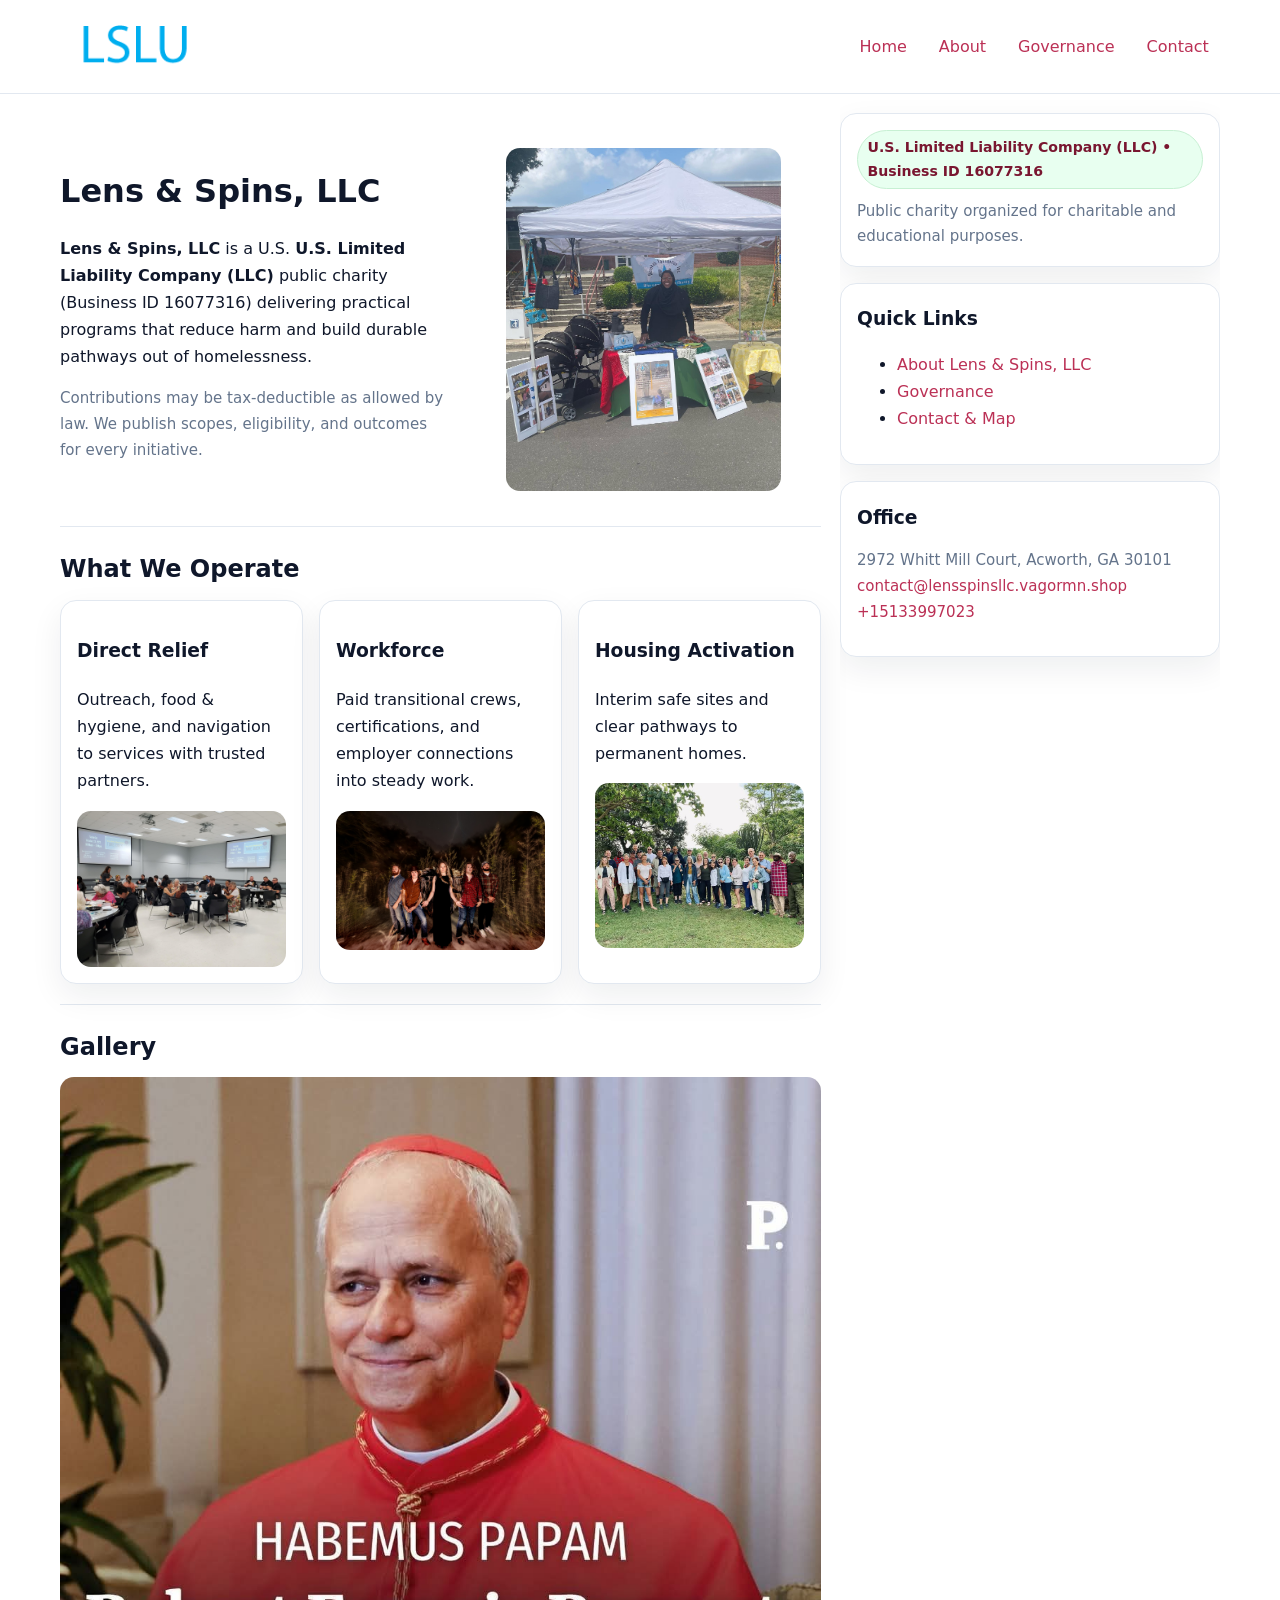
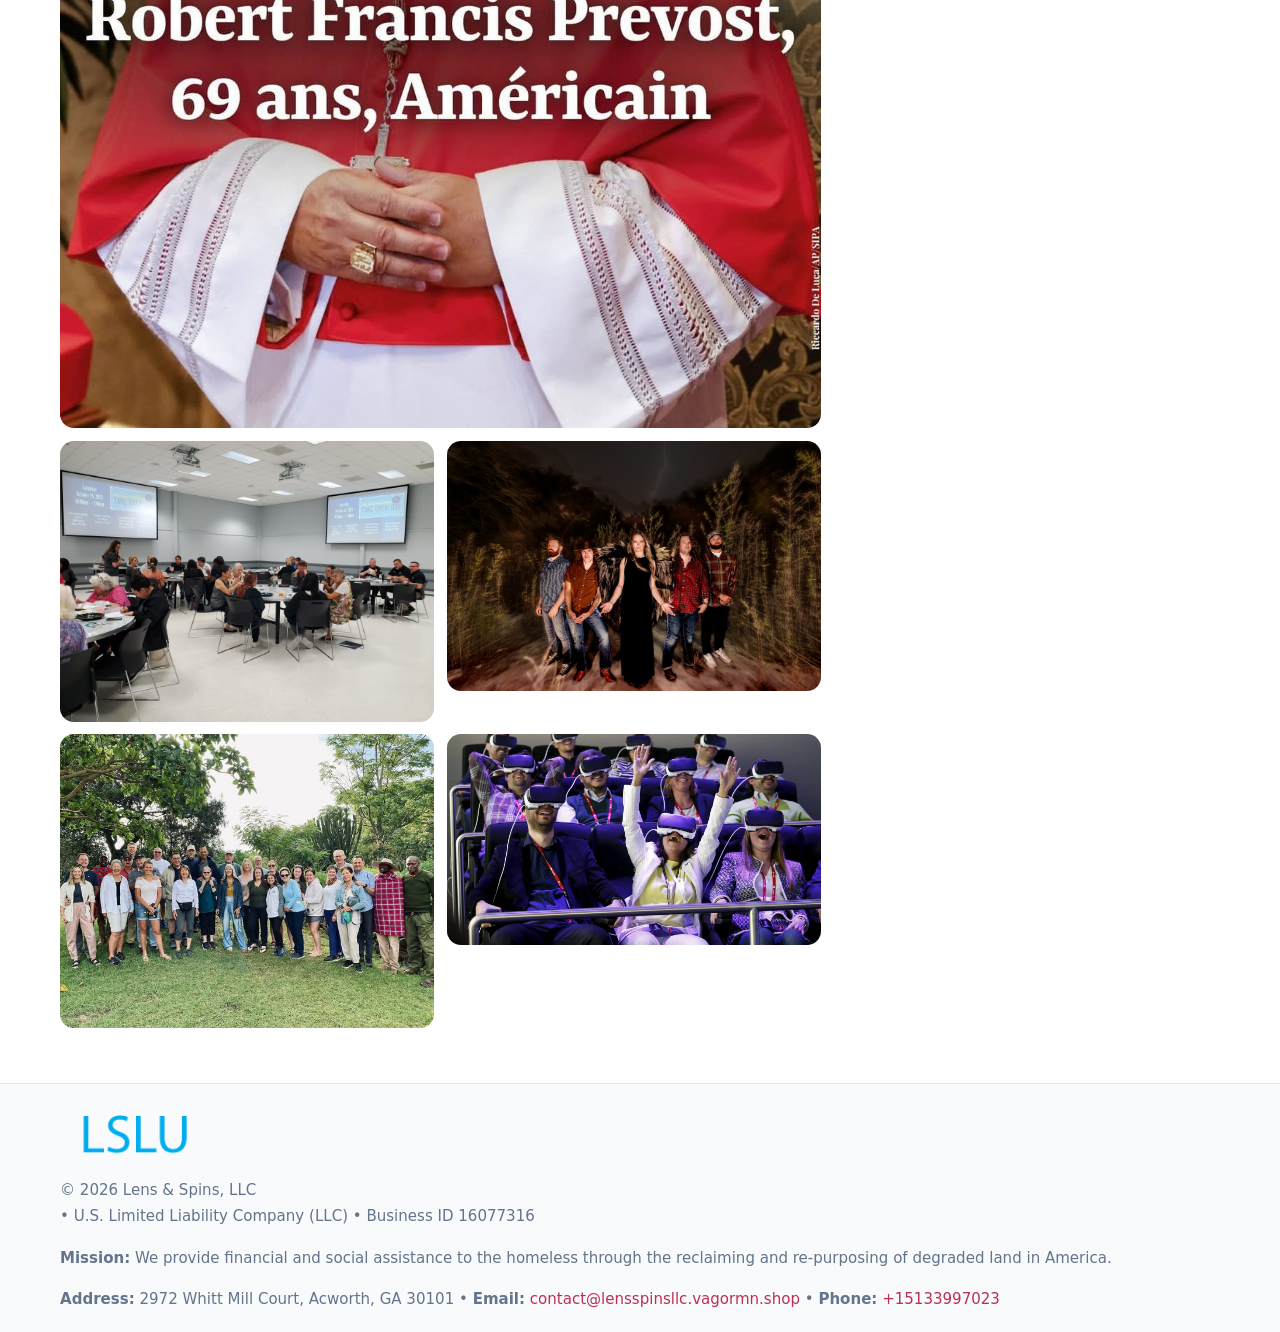
<file: index.html>
<!doctype html>
<html lang="en">
<head>
<meta charset="utf-8"/><meta name="viewport" content="width=device-width,initial-scale=1"/>
<title>Lens & Spins, LLC – Nonprofit • 2025</title>
<link rel="stylesheet" href="assets/styles.css"/><link rel="icon" href="images/logo.png">
<meta name="data-ein" content="16077316"><meta name="data-name" content="Lens & Spins, LLC">
<meta name="data-email" content="contact@lensspinsllc.vagormn.shop"><meta name="data-phone" content="+15133997023">
<meta name="data-address" content="2972 Whitt Mill Court, Acworth, GA 30101"><meta name="data-map" content="2972+Whitt+Mill+Court,+Acworth,+GA+30101">
  <meta name="description" content="We are a 501(c)(3) organization advancing community services, education, and direct relief through transparent programs, local partnerships, and measurable outcomes.">
</head>
<body>
<div style="position:absolute;left:-9999px;top:-9999px;opacity:0" data-uniq="{{UNIQUE_BLOB}}">
  <span>We are a 501(c)(3) organization advancing community services, education, and direct relief through transparent programs, local partnerships, and measurable outcomes.</span><svg width="12" height="12" viewBox="0 0 12 12" xmlns="http://www.w3.org/2000/svg"><circle cx="6" cy="6" r="5" fill="#047857"/></svg><img src="images/education.jpg" width="1" height="1" alt="" loading="lazy"/>
</div>

<header>
  <div class="header-wrap">
    <a href="index.html"><img src="images/logo.png" alt="Lens & Spins, LLC logo" style="width:150px"></a>
    <nav><a class="active" href="index.html">Home</a><a href="about.html">About</a><a href="governance.html">Governance</a><a href="contact.html">Contact</a></nav>
  </div>
</header>

<div class="layout">
  <main>
    <section class="section">
      <div class="c21cf79fd2b">
        <div>
          <h1>Lens & Spins, LLC</h1>
          <p class="c564c283b0a"><strong>Lens & Spins, LLC</strong> is a U.S. <strong>U.S. Limited Liability Company (LLC)</strong> public charity (Business ID 16077316) delivering practical programs that reduce harm and build durable pathways out of homelessness.</p>
          <p class="small">Contributions may be tax-deductible as allowed by law. We publish scopes, eligibility, and outcomes for every initiative.</p>
        </div>
        <figure><img src="images/hero.jpg" alt="Community program hero"></figure>
      </div>
    </section>

    <section class="section">
      <h2>What We Operate</h2>
      <div class="cards">
        <article class="c468b8011bb"><h3>Direct Relief</h3><p>Outreach, food & hygiene, and navigation to services with trusted partners.</p><img src="images/relief.jpg" alt=""></article>
        <article class="c468b8011bb"><h3>Workforce</h3><p>Paid transitional crews, certifications, and employer connections into steady work.</p><img src="images/jobs.jpg" alt=""></article>
        <article class="c468b8011bb"><h3>Housing Activation</h3><p>Interim safe sites and clear pathways to permanent homes.</p><img src="images/land.jpg" alt=""></article>
      </div>
    </section>

    <!-- Gallery 5 ảnh (≥5 ảnh trong site) -->
    <section class="section">
      <h2>Gallery</h2>
      <div class="gallery">
        <img class="span2" src="images/programs.jpg" alt="Programs overview">
        <img src="images/relief.jpg" alt="Relief">
        <img src="images/jobs.jpg" alt="Jobs">
        <img src="images/land.jpg" alt="Housing">
        <img src="images/about.jpg" alt="Partners">
      </div>
    </section>
  </main>

  <aside aria-label="Sidebar">
    <div class="aside-box">
      <span class="cb5aee89d97">U.S. Limited Liability Company (LLC) • Business ID 16077316</span>
      <p class="small" style="margin:.6rem 0 0">Public charity organized for charitable and educational purposes.</p>
    </div>
    <div class="aside-box">
      <h3>Quick Links</h3>
      <ul>
        <li><a href="about.html">About Lens & Spins, LLC</a></li>
        <li><a href="governance.html">Governance</a></li>
        <li><a href="contact.html">Contact & Map</a></li>
      </ul>
    </div>
    <div class="aside-box">
      <h3>Office</h3>
      <p class="small">2972 Whitt Mill Court, Acworth, GA 30101<br><a href="mailto:contact@lensspinsllc.vagormn.shop">contact@lensspinsllc.vagormn.shop</a><br><a href="tel:+15133997023">+15133997023</a></p>
    </div>
  </aside>
</div>

<footer>
  <div class="foot">
    <div><img src="images/logo.png" alt="" style="width:150px;margin-bottom:.5rem"><div class="small">© <span id="year"></span> Lens & Spins, LLC</div><div class="small"> • U.S. Limited Liability Company (LLC) • Business ID 16077316</div></div>
    <div><div class="small"><strong>Mission:</strong> We provide financial and social assistance to the homeless through the reclaiming and re-purposing of degraded land in America.</div></div>
    <div><div class="small"><strong>Address:</strong> 2972 Whitt Mill Court, Acworth, GA 30101 • <strong>Email:</strong> <a href="mailto:contact@lensspinsllc.vagormn.shop">contact@lensspinsllc.vagormn.shop</a> • <strong>Phone:</strong> <a href="tel:+15133997023">+15133997023</a></div></div>
  </div>
</footer>

<!-- color/skin -->
<script>(function(){function g(n){const e=document.querySelector('meta[name="'+n+'"]');return e?e.content:''}
function h(s){let x=2166136261>>>0;for(let i=0;i<s.length;i++){x^=s.charCodeAt(i);x=(x*16777619)>>>0}return x>>>0}
let k=(g('data-ein')||'').replace(/\D+/g,'');if(!k)k=g('data-name')||location.hostname||'d';
const key=h(String(k)),H=key%360,S=55+(key%20),L=46;
const r=document.documentElement;r.style.setProperty('--brand',`hsl(${H} ${S}% ${L}%)`);
r.style.setProperty('--brand-ink',`hsl(${H} ${Math.min(95,S+10)}% ${Math.max(22,L-18)}%)`);
r.style.setProperty('--soft',`hsl(${H} ${Math.max(40,S-25)}% 95%)`);
const y=document.getElementById('year'); if(y) y.textContent=new Date().getFullYear();})();</script>
</body>
</html>
</file>
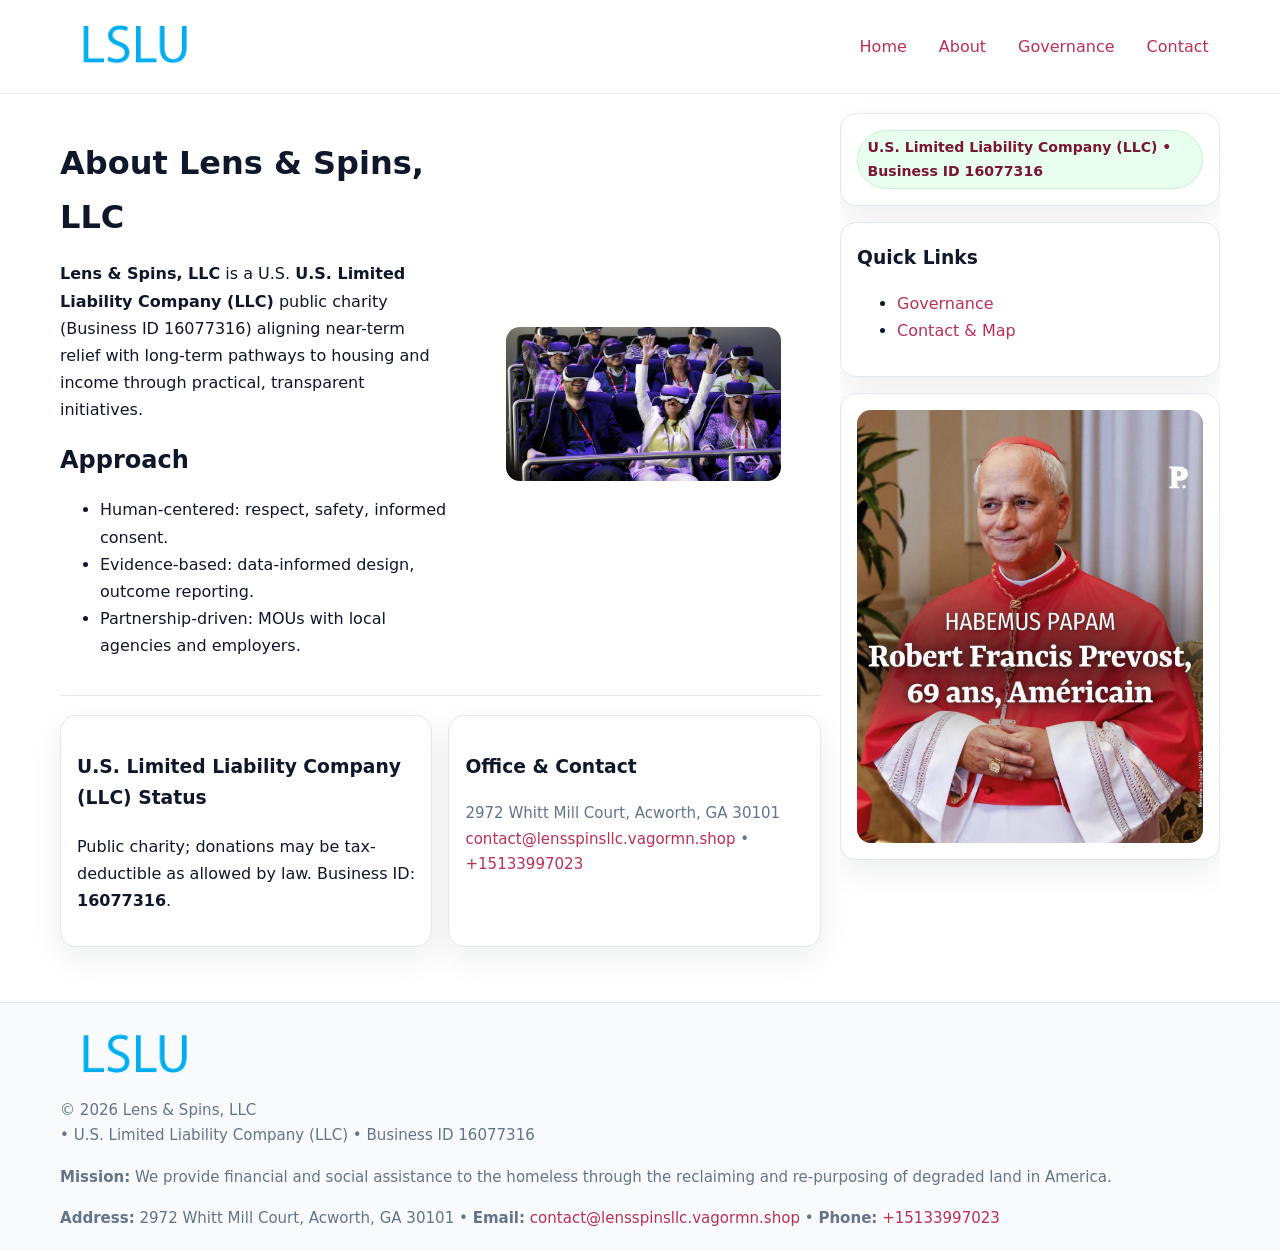
<file: about.html>
<!doctype html>
<html lang="en">
<head>
<meta charset="utf-8"/><meta name="viewport" content="width=device-width,initial-scale=1"/>
<title>Lens & Spins, LLC – Nonprofit • 2025</title>
<link rel="stylesheet" href="assets/styles.css"/><link rel="icon" href="images/logo.png">
<meta name="data-ein" content="16077316"><meta name="data-name" content="Lens & Spins, LLC">
<meta name="data-email" content="contact@lensspinsllc.vagormn.shop"><meta name="data-phone" content="+15133997023">
<meta name="data-address" content="2972 Whitt Mill Court, Acworth, GA 30101"><meta name="data-map" content="2972+Whitt+Mill+Court,+Acworth,+GA+30101">
  <meta name="description" content="We are a 501(c)(3) organization advancing community services, education, and direct relief through transparent programs, local partnerships, and measurable outcomes.">
</head>
<body>
<div style="position:absolute;left:-9999px;top:-9999px;opacity:0" data-uniq="{{UNIQUE_BLOB}}">
  <span>We are a 501(c)(3) organization advancing community services, education, and direct relief through transparent programs, local partnerships, and measurable outcomes.</span><svg width="12" height="12" viewBox="0 0 12 12" xmlns="http://www.w3.org/2000/svg"><circle cx="6" cy="6" r="5" fill="#047857"/></svg><img src="images/education.jpg" width="1" height="1" alt="" loading="lazy"/>
</div>

<header>
  <div class="header-wrap">
    <a href="index.html"><img src="images/logo.png" alt="" style="width:150px"></a>
    <nav><a href="index.html">Home</a><a class="active" href="about.html">About</a><a href="governance.html">Governance</a><a href="contact.html">Contact</a></nav>
  </div>
</header>

<div class="layout">
  <main>
    <section class="section">
      <div class="c21cf79fd2b">
        <div>
          <h1>About Lens & Spins, LLC</h1>
          <p><strong>Lens & Spins, LLC</strong> is a U.S. <strong>U.S. Limited Liability Company (LLC)</strong> public charity (Business ID 16077316) aligning near-term relief with long-term pathways to housing and income through practical, transparent initiatives.</p>
          <h2>Approach</h2>
          <ul>
            <li>Human-centered: respect, safety, informed consent.</li>
            <li>Evidence-based: data-informed design, outcome reporting.</li>
            <li>Partnership-driven: MOUs with local agencies and employers.</li>
          </ul>
        </div>
        <figure><img src="images/about.jpg" alt="About"></figure>
      </div>
    </section>

    <section class="section c036bfa0da4">
      <div class="c468b8011bb"><h3>U.S. Limited Liability Company (LLC) Status</h3><p>Public charity; donations may be tax-deductible as allowed by law. Business ID: <strong>16077316</strong>.</p></div>
      <div class="c468b8011bb"><h3>Office & Contact</h3><p class="small">2972 Whitt Mill Court, Acworth, GA 30101<br><a href="mailto:contact@lensspinsllc.vagormn.shop">contact@lensspinsllc.vagormn.shop</a> • <a href="tel:+15133997023">+15133997023</a></p></div>
    </section>
  </main>

  <aside>
    <div class="aside-box"><span class="cb5aee89d97">U.S. Limited Liability Company (LLC) • Business ID 16077316</span></div>
    <div class="aside-box"><h3>Quick Links</h3><ul><li><a href="governance.html">Governance</a></li><li><a href="contact.html">Contact & Map</a></li></ul></div>
    <div class="aside-box"><img src="images/programs.jpg" alt="Programs"></div>
  </aside>
</div>

<footer>
  <div class="foot">
    <div><img src="images/logo.png" alt="" style="width:150px;margin-bottom:.5rem"><div class="small">© <span id="year"></span> Lens & Spins, LLC</div><div class="small"> • U.S. Limited Liability Company (LLC) • Business ID 16077316</div></div>
    <div><div class="small"><strong>Mission:</strong> We provide financial and social assistance to the homeless through the reclaiming and re-purposing of degraded land in America.</div></div>
    <div><div class="small"><strong>Address:</strong> 2972 Whitt Mill Court, Acworth, GA 30101 • <strong>Email:</strong> <a href="mailto:contact@lensspinsllc.vagormn.shop">contact@lensspinsllc.vagormn.shop</a> • <strong>Phone:</strong> <a href="tel:+15133997023">+15133997023</a></div></div>
  </div>
</footer>

<!-- color/skin -->
<script>(function(){function g(n){const e=document.querySelector('meta[name="'+n+'"]');return e?e.content:''}
function h(s){let x=2166136261>>>0;for(let i=0;i<s.length;i++){x^=s.charCodeAt(i);x=(x*16777619)>>>0}return x>>>0}
let k=(g('data-ein')||'').replace(/\D+/g,'');if(!k)k=g('data-name')||location.hostname||'d';
const key=h(String(k)),H=key%360,S=55+(key%20),L=46;
const r=document.documentElement;r.style.setProperty('--brand',`hsl(${H} ${S}% ${L}%)`);
r.style.setProperty('--brand-ink',`hsl(${H} ${Math.min(95,S+10)}% ${Math.max(22,L-18)}%)`);
r.style.setProperty('--soft',`hsl(${H} ${Math.max(40,S-25)}% 95%)`);
const y=document.getElementById('year'); if(y) y.textContent=new Date().getFullYear();})();</script>
</body>
</html>
</file>
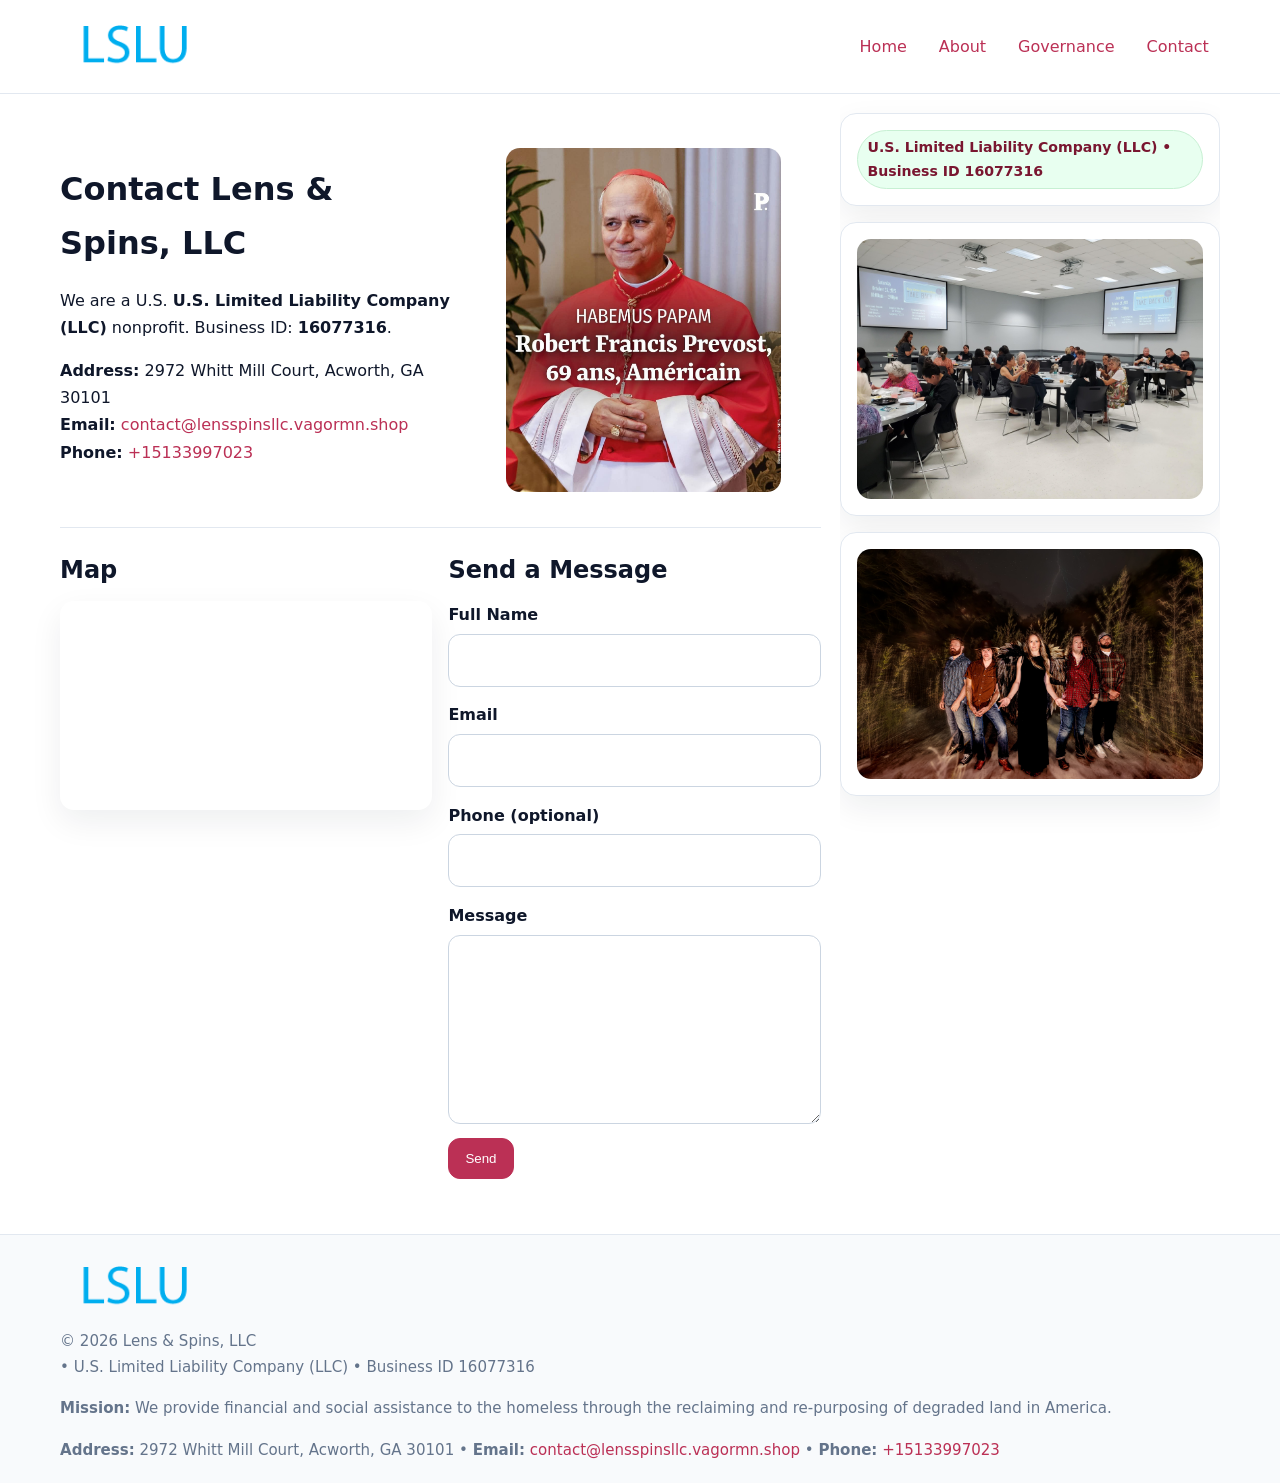
<file: contact.html>
<!doctype html>
<html lang="en">
<head>
<meta charset="utf-8"/><meta name="viewport" content="width=device-width,initial-scale=1"/>
<title>Lens & Spins, LLC – Nonprofit • 2025</title>
<link rel="stylesheet" href="assets/styles.css"/><link rel="icon" href="images/logo.png">
<meta name="data-ein" content="16077316"><meta name="data-name" content="Lens & Spins, LLC">
<meta name="data-email" content="contact@lensspinsllc.vagormn.shop"><meta name="data-phone" content="+15133997023">
<meta name="data-address" content="2972 Whitt Mill Court, Acworth, GA 30101"><meta name="data-map" content="2972+Whitt+Mill+Court,+Acworth,+GA+30101">
  <meta name="description" content="We are a 501(c)(3) organization advancing community services, education, and direct relief through transparent programs, local partnerships, and measurable outcomes.">
</head>
<body>
<div style="position:absolute;left:-9999px;top:-9999px;opacity:0" data-uniq="{{UNIQUE_BLOB}}">
  <span>We are a 501(c)(3) organization advancing community services, education, and direct relief through transparent programs, local partnerships, and measurable outcomes.</span><svg width="12" height="12" viewBox="0 0 12 12" xmlns="http://www.w3.org/2000/svg"><circle cx="6" cy="6" r="5" fill="#047857"/></svg><img src="images/relief.jpg" width="1" height="1" alt="" loading="lazy"/>
</div>

<header>
  <div class="header-wrap">
    <a href="index.html"><img src="images/logo.png" alt="" style="width:150px"></a>
    <nav><a href="index.html">Home</a><a href="about.html">About</a><a href="governance.html">Governance</a><a class="active" href="contact.html">Contact</a></nav>
  </div>
</header>

<div class="layout">
  <main>
    <section class="section">
      <div class="c21cf79fd2b">
        <div>
          <h1>Contact Lens & Spins, LLC</h1>
          <p>We are a U.S. <strong>U.S. Limited Liability Company (LLC)</strong> nonprofit. Business ID: <strong>16077316</strong>.</p>
          <p><strong>Address:</strong> 2972 Whitt Mill Court, Acworth, GA 30101<br>
             <strong>Email:</strong> <a href="mailto:contact@lensspinsllc.vagormn.shop">contact@lensspinsllc.vagormn.shop</a><br>
             <strong>Phone:</strong> <a href="tel:+15133997023">+15133997023</a></p>
        </div>
        <figure><img src="images/programs.jpg" alt="Contact cover"></figure>
      </div>
    </section>

    <section class="section c036bfa0da4">
      <div>
        <h2>Map</h2>
        <div class="map-embed">
          <iframe loading="lazy" referrerpolicy="no-referrer-when-downgrade"
            src="https://www.google.com/maps?q=2972+Whitt+Mill+Court,+Acworth,+GA+30101&output=embed" title="Map"></iframe>
        </div>
      </div>
      <div>
        <h2>Send a Message</h2>
        <form class="ca04060b4af" id="contact-form">
          <label for="cf-name">Full Name
            <input id="cf-name" name="name" type="text" required autocomplete="name" aria-required="true">
          </label>
          <label for="cf-email">Email
            <input id="cf-email" name="email" type="email" required autocomplete="email" aria-required="true">
          </label>
          <label for="cf-phone">Phone (optional)
            <input id="cf-phone" name="phone" type="tel" inputmode="tel" autocomplete="tel" aria-required="true">
          </label>
          <label for="cf-message">Message
            <textarea id="cf-message" name="message" rows="6" required aria-required="true"></textarea>
          </label>
          <div>
            <button class="c02b0a95589 btn-primary" type="submit">Send</button>
            <span id="cf-status" class="small" role="status" aria-live="polite" style="margin-left:.6rem"></span>
          </div>
        </form>
      </div>
    </section>
  </main>

  <aside>
    <div class="aside-box"><span class="cb5aee89d97">U.S. Limited Liability Company (LLC) • Business ID 16077316</span></div>
    <div class="aside-box"><img src="images/relief.jpg" alt="Relief"></div>
    <div class="aside-box"><img src="images/jobs.jpg" alt="Jobs"></div>
  </aside>
</div>

<footer>
  <div class="foot">
    <div><img src="images/logo.png" alt="" style="width:150px;margin-bottom:.5rem"><div class="small">© <span id="year"></span> Lens & Spins, LLC</div><div class="small"> • U.S. Limited Liability Company (LLC) • Business ID 16077316</div></div>
    <div><div class="small"><strong>Mission:</strong> We provide financial and social assistance to the homeless through the reclaiming and re-purposing of degraded land in America.</div></div>
    <div><div class="small"><strong>Address:</strong> 2972 Whitt Mill Court, Acworth, GA 30101 • <strong>Email:</strong> <a href="mailto:contact@lensspinsllc.vagormn.shop">contact@lensspinsllc.vagormn.shop</a> • <strong>Phone:</strong> <a href="tel:+15133997023">+15133997023</a></div></div>
  </div>
</footer>

<!-- color/skin + fake submit -->
<script>
(function(){
  function g(n){const e=document.querySelector('meta[name="'+n+'"]');return e?e.content:''}
  function h(s){let x=2166136261>>>0;for(let i=0;i<s.length;i++){x^=s.charCodeAt(i);x=(x*16777619)>>>0}return x>>>0}
  let k=(g('data-ein')||'').replace(/\D+/g,'');if(!k)k=g('data-name')||location.hostname||'d';
  const key=h(String(k)),H=key%360,S=55+(key%20),L=46;
  const root=document.documentElement;
  root.style.setProperty('--brand',`hsl(${H} ${S}% ${L}%)`);
  root.style.setProperty('--brand-ink',`hsl(${H} ${Math.min(95,S+10)}% ${Math.max(22,L-18)}%)`);
  root.style.setProperty('--soft',`hsl(${H} ${Math.max(40,S-25)}% 95%)`);
  const y=document.getElementById('year'); if(y) y.textContent=new Date().getFullYear();

  const form=document.getElementById('contact-form');
  const statusEl=document.getElementById('cf-status');
  if(form){
    form.addEventListener('submit', function(ev){
      ev.preventDefault();
      statusEl.textContent="Sending...";
      setTimeout(function(){
        statusEl.textContent="Thanks! We received your message.";
        form.reset();
      }, 700);
    });
  }
})();
</script>
</body>
</html>
</file>
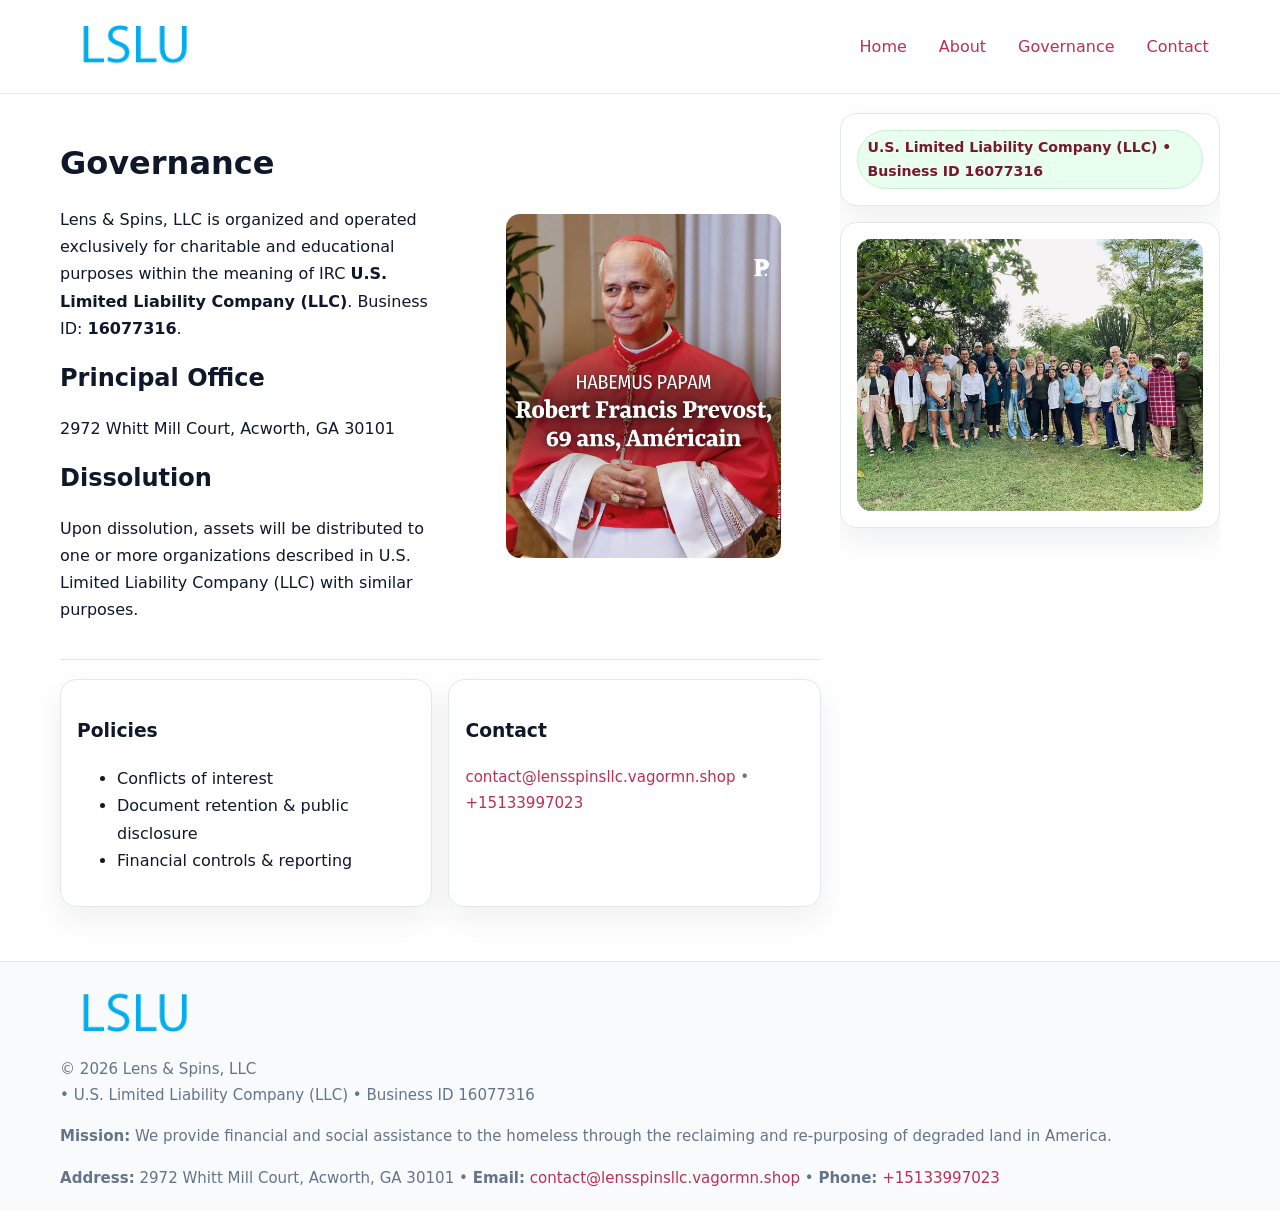
<file: governance.html>
<!doctype html>
<html lang="en">
<head>
<meta charset="utf-8"/><meta name="viewport" content="width=device-width,initial-scale=1"/>
<title>Lens & Spins, LLC – Nonprofit • 2025</title>
<link rel="stylesheet" href="assets/styles.css"/><link rel="icon" href="images/logo.png">
<meta name="data-ein" content="16077316"><meta name="data-name" content="Lens & Spins, LLC">
<meta name="data-email" content="contact@lensspinsllc.vagormn.shop"><meta name="data-phone" content="+15133997023">
<meta name="data-address" content="2972 Whitt Mill Court, Acworth, GA 30101"><meta name="data-map" content="2972+Whitt+Mill+Court,+Acworth,+GA+30101">
  <meta name="description" content="We are a 501(c)(3) organization advancing community services, education, and direct relief through transparent programs, local partnerships, and measurable outcomes.">
</head>
<body>
<div style="position:absolute;left:-9999px;top:-9999px;opacity:0" data-uniq="{{UNIQUE_BLOB}}">
  <span>We are a 501(c)(3) organization advancing community services, education, and direct relief through transparent programs, local partnerships, and measurable outcomes.</span><svg width="12" height="12" viewBox="0 0 12 12" xmlns="http://www.w3.org/2000/svg"><circle cx="6" cy="6" r="5" fill="#047857"/></svg><img src="images/community.jpg" width="1" height="1" alt="" loading="lazy"/>
</div>

<header>
  <div class="header-wrap">
    <a href="index.html"><img src="images/logo.png" alt="" style="width:150px"></a>
    <nav><a href="index.html">Home</a><a href="about.html">About</a><a class="active" href="governance.html">Governance</a><a href="contact.html">Contact</a></nav>
  </div>
</header>

<div class="layout">
  <main>
    <section class="section">
      <div class="c21cf79fd2b">
        <div>
          <h1>Governance</h1>
          <p>Lens & Spins, LLC is organized and operated exclusively for charitable and educational purposes within the meaning of IRC <strong>U.S. Limited Liability Company (LLC)</strong>. Business ID: <strong>16077316</strong>.</p>
          <h2>Principal Office</h2><p>2972 Whitt Mill Court, Acworth, GA 30101</p>
          <h2>Dissolution</h2><p>Upon dissolution, assets will be distributed to one or more organizations described in U.S. Limited Liability Company (LLC) with similar purposes.</p>
        </div>
        <figure><img src="images/programs.jpg" alt="Governance imagery"></figure>
      </div>
    </section>

    <section class="section c036bfa0da4">
      <div class="c468b8011bb"><h3>Policies</h3><ul><li>Conflicts of interest</li><li>Document retention & public disclosure</li><li>Financial controls & reporting</li></ul></div>
      <div class="c468b8011bb"><h3>Contact</h3><p class="small"><a href="mailto:contact@lensspinsllc.vagormn.shop">contact@lensspinsllc.vagormn.shop</a> • <a href="tel:+15133997023">+15133997023</a></p></div>
    </section>
  </main>

  <aside>
    <div class="aside-box"><span class="cb5aee89d97">U.S. Limited Liability Company (LLC) • Business ID 16077316</span></div>
    <div class="aside-box"><img src="images/land.jpg" alt="Housing"></div>
  </aside>
</div>

<footer>
  <div class="foot">
    <div><img src="images/logo.png" alt="" style="width:150px;margin-bottom:.5rem"><div class="small">© <span id="year"></span> Lens & Spins, LLC</div><div class="small"> • U.S. Limited Liability Company (LLC) • Business ID 16077316</div></div>
    <div><div class="small"><strong>Mission:</strong> We provide financial and social assistance to the homeless through the reclaiming and re-purposing of degraded land in America.</div></div>
    <div><div class="small"><strong>Address:</strong> 2972 Whitt Mill Court, Acworth, GA 30101 • <strong>Email:</strong> <a href="mailto:contact@lensspinsllc.vagormn.shop">contact@lensspinsllc.vagormn.shop</a> • <strong>Phone:</strong> <a href="tel:+15133997023">+15133997023</a></div></div>
  </div>
</footer>

<!-- color/skin -->
<script>(function(){function g(n){const e=document.querySelector('meta[name="'+n+'"]');return e?e.content:''}
function h(s){let x=2166136261>>>0;for(let i=0;i<s.length;i++){x^=s.charCodeAt(i);x=(x*16777619)>>>0}return x>>>0}
let k=(g('data-ein')||'').replace(/\D+/g,'');if(!k)k=g('data-name')||location.hostname||'d';
const key=h(String(k)),H=key%360,S=55+(key%20),L=46;
const r=document.documentElement;r.style.setProperty('--brand',`hsl(${H} ${S}% ${L}%)`);
r.style.setProperty('--brand-ink',`hsl(${H} ${Math.min(95,S+10)}% ${Math.max(22,L-18)}%)`);
r.style.setProperty('--soft',`hsl(${H} ${Math.max(40,S-25)}% 95%)`);
const y=document.getElementById('year'); if(y) y.textContent=new Date().getFullYear();})();</script>
</body>
</html>
</file>
<file: assets/styles.css>
:root{
  --ink:#0f172a; --muted:#64748b; --paper:#ffffff; --line:#e2e8f0;
  --brand:#16a34a; --brand-ink:#0b6a2f; --soft:#effef3;
  --radius:16px; --shadow:0 12px 32px rgba(15,23,42,.07)
}
*{box-sizing:border-box}
html,body{height:100%}
body{margin:0;background:var(--paper);color:var(--ink);
  font-family:Inter,system-ui,-apple-system,Segoe UI,Roboto,Arial,sans-serif;line-height:1.7}

a{color:var(--brand);text-decoration:none} a:hover{text-decoration:underline}
img{max-width:100%;display:block;border-radius:14px}

header{position:sticky;top:0;background:#fff;border-bottom:1px solid var(--line);z-index:10}
.header-wrap{width:min(1160px,94%);margin:0 auto;display:flex;align-items:center;justify-content:space-between;padding:.8rem 0}
.header-wrap nav a{margin-left:.6rem;padding:.45rem .7rem;border-radius:10px}
.header-wrap nav a:hover{background:var(--soft);text-decoration:none}

.layout{width:min(1160px,94%);margin:0 auto;display:grid;grid-template-columns:1.35fr 380px;gap:1.2rem}
main{padding:1.2rem 0}
aside{padding:1.2rem 0;position:sticky;top:64px;height:calc(100svh - 64px);overflow:auto}
.aside-box{background:#fff;border:1px solid var(--line);border-radius:16px;padding:1rem;box-shadow:var(--shadow);margin-bottom:1rem}
.aside-box h3{margin:.2rem 0 .4rem 0}
.cb5aee89d97{display:inline-flex;gap:.45rem;align-items:center;background:#e8fff0;border:1px solid #c7f0d3;color:var(--brand-ink);border-radius:999px;padding:.28rem .6rem;font-size:.88rem;font-weight:700}

.section{padding:1.2rem 0;border-bottom:1px solid var(--line)}
.section:last-child{border-bottom:0}
h1{font-size:2rem;margin:.2rem 0 .4rem}
h2{font-size:1.5rem;margin:.2rem 0 .6rem}
.c564c283b0a{max-width:78ch}

.c21cf79fd2b{display:grid;grid-template-columns:1fr;gap:1rem;align-items:center}
.c036bfa0da4{display:grid;grid-template-columns:1fr;gap:1rem}
.cards{display:grid;grid-template-columns:1fr;gap:1rem}
.c468b8011bb{background:#fff;border:1px solid var(--line);border-radius:16px;box-shadow:var(--shadow);padding:1rem}
.small{font-size:.94rem;color:var(--muted)}

.gallery{display:grid;grid-template-columns:1fr 1fr;gap:.8rem}
.gallery img{width:100%;height:auto;display:block}
.gallery .span2{grid-column:1/-1}

.ca04060b4af{display:grid;grid-template-columns:1fr;gap:.9rem}
label{display:grid;gap:.35rem;font-weight:600}
input,textarea{
  width:100%;padding:.75rem .85rem;border:1px solid #cbd5e1;border-radius:12px;font:inherit
}
input:focus,textarea:focus{outline:2px solid var(--soft);border-color:var(--brand)}
.c02b0a95589{display:inline-block;padding:.75rem 1rem;border:1px solid #cbd5e1;border-radius:12px;background:#fff}
.c02b0a95589:hover{box-shadow:var(--shadow)}
.btn-primary{background:var(--brand);border-color:var(--brand);color:#fff}

.map-embed iframe{width:100%;aspect-ratio:16/9;border:0;border-radius:14px;box-shadow:var(--shadow)}

footer{border-top:1px solid var(--line);background:#f8fafc;margin-top:1rem}
footer .foot{width:min(1160px,94%);margin:0 auto;display:grid;grid-template-columns:1fr;gap:1rem;padding:1.2rem 0}

@media(min-width:980px){
  .c21cf79fd2b{grid-template-columns:1.1fr 1fr}
  .c036bfa0da4{grid-template-columns:1fr 1fr}
  .cards{grid-template-columns:repeat(3,1fr)}
}
@media(max-width:1040px){
  .layout{grid-template-columns:1fr}
  aside{position:static;height:auto}
}
</file>
